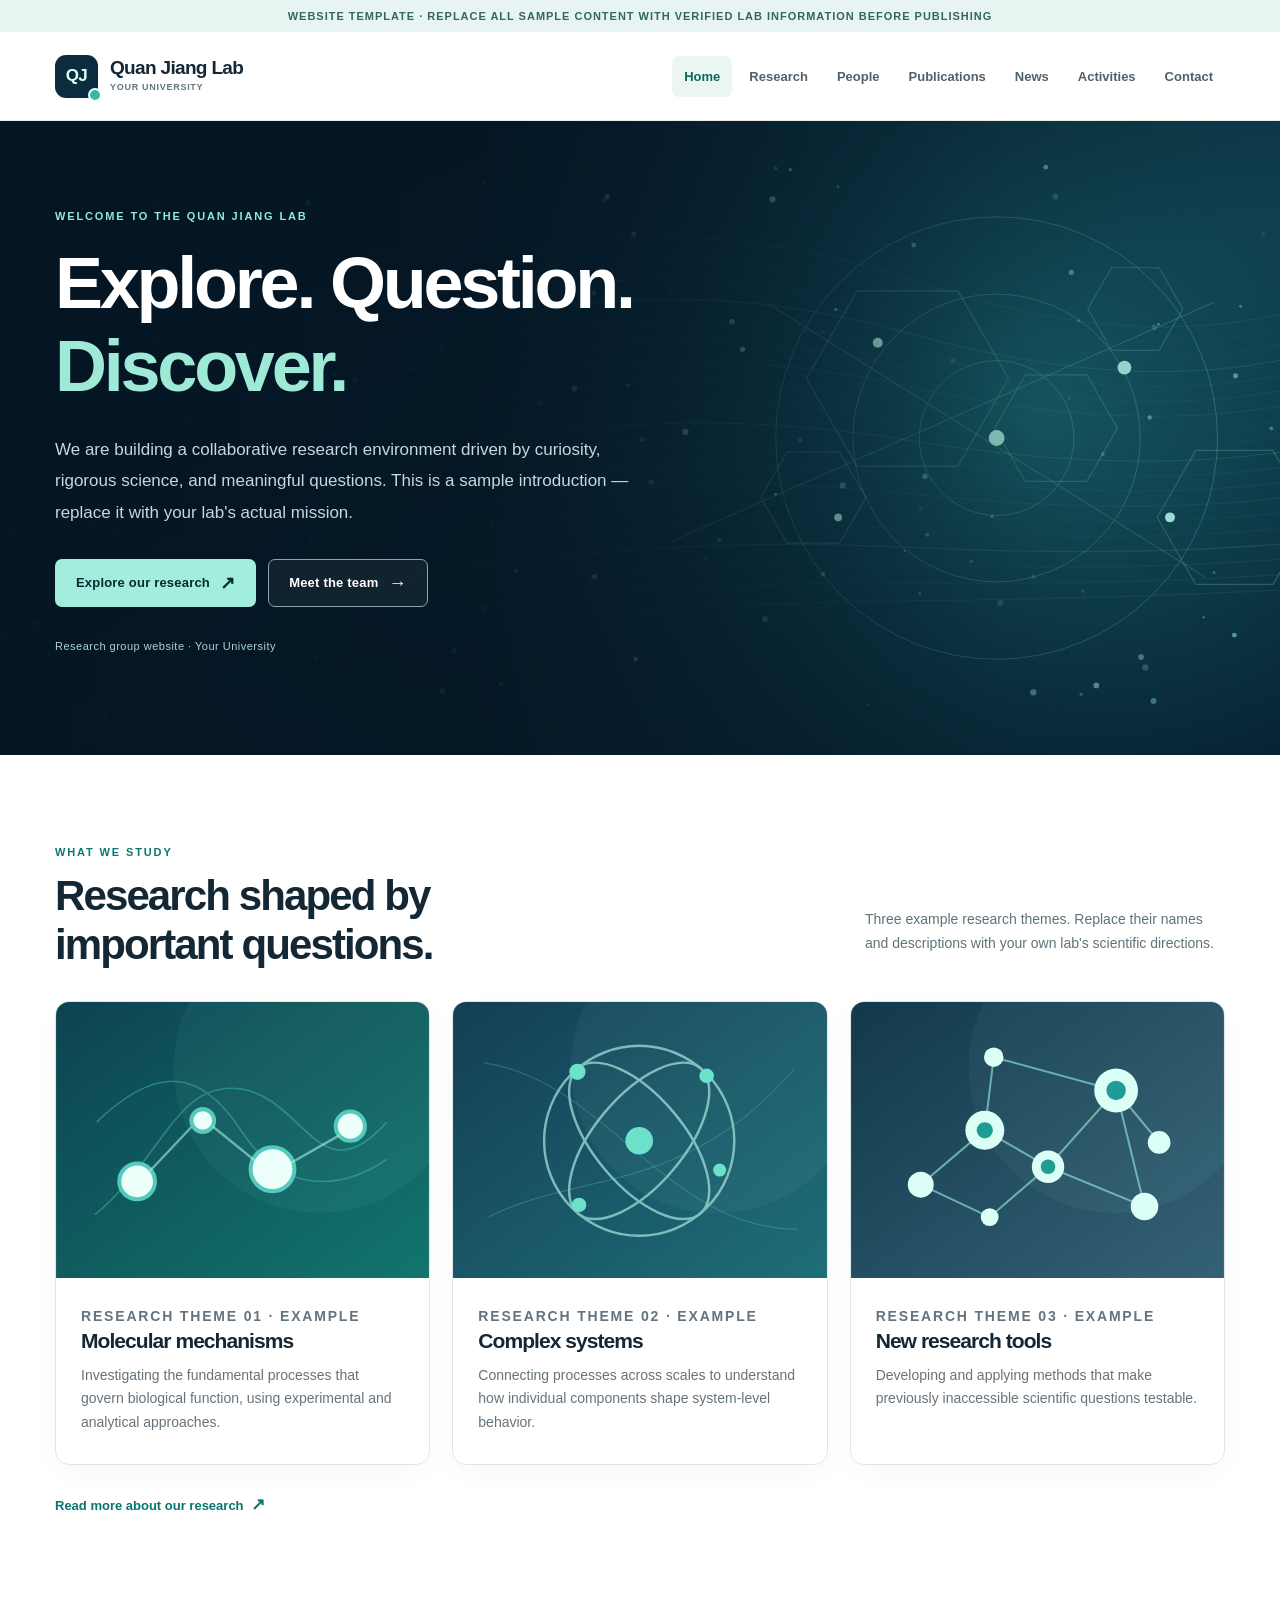
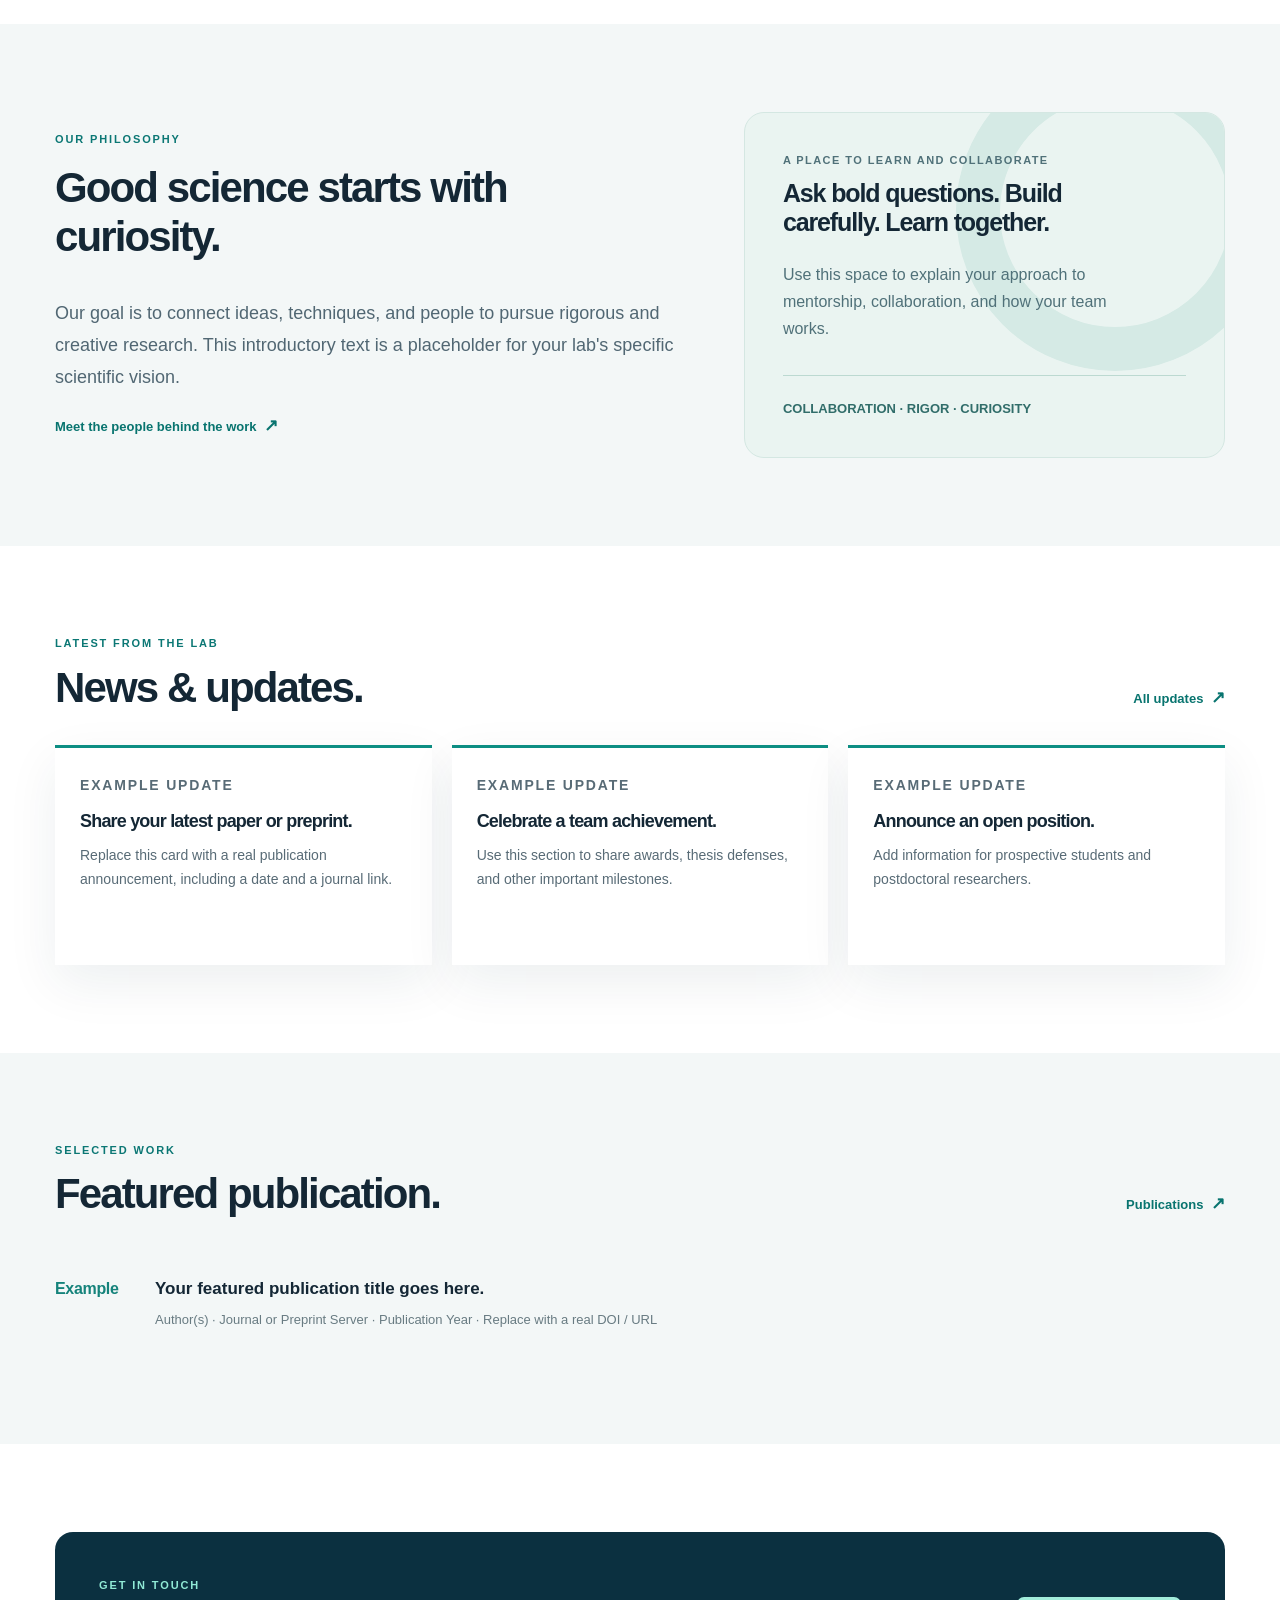
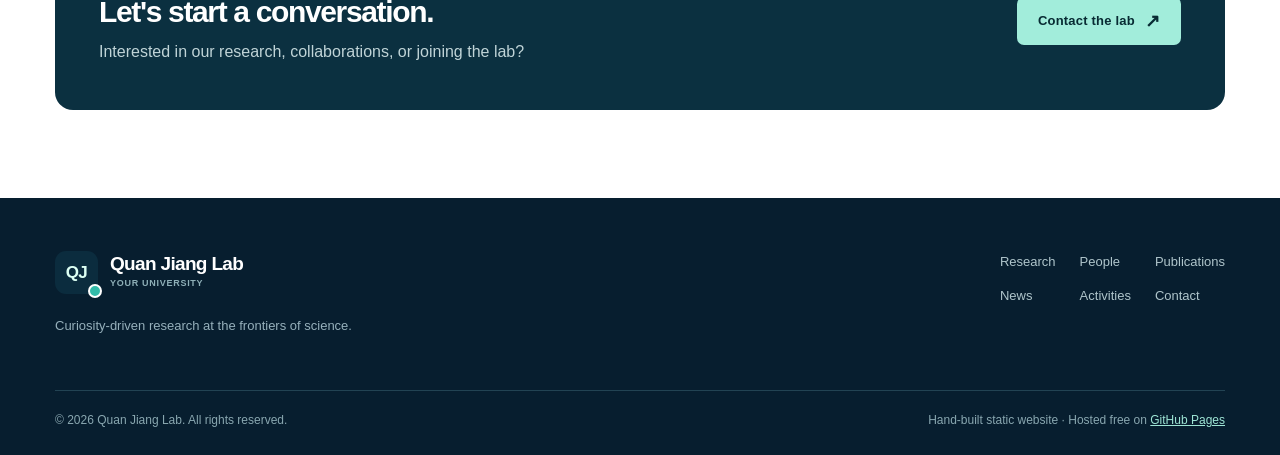
<file: index.html>
<!DOCTYPE html>
<html lang="en"><head><meta charset="UTF-8"><meta name="viewport" content="width=device-width, initial-scale=1.0"><meta name="description" content="Quan Jiang Lab — research group website, sample homepage."><meta name="theme-color" content="#071e30"><title>Home | Quan Jiang Lab</title><link rel="icon" href="favicon.svg" type="image/svg+xml"><link rel="stylesheet" href="styles.css"><script defer src="site-config.js"></script><script defer src="script.js"></script></head><body>
<a class="skip-link" href="#main">Skip to content</a>
<div class="demo-bar">Website template · Replace all sample content with verified lab information before publishing</div>
<header class="site-header"><div class="container header-inner">
<a class="brand" href="index.html" aria-label="Quan Jiang Lab home"><span class="brand-mark">QJ</span><span class="brand-text"><span class="brand-name" data-field="name">Quan Jiang Lab</span><span class="brand-institution" data-field="institution">Your University</span></span></a>
<button class="nav-toggle" type="button" aria-label="Toggle navigation" aria-expanded="false" aria-controls="primary-nav"><span></span><span></span><span></span></button>
<nav class="main-nav" id="primary-nav" aria-label="Main navigation"><a href="index.html" aria-current="page">Home</a>
<a href="research.html">Research</a>
<a href="people.html">People</a>
<a href="publications.html">Publications</a>
<a href="news.html">News</a>
<a href="activities.html">Activities</a>
<a href="contact.html">Contact</a></nav></div></header>
<main id="main">
<section class="hero"><div class="container hero-inner"><div class="hero-content"><p class="eyebrow light">Welcome to the Quan Jiang Lab</p><h1>Explore. Question.<br><em>Discover.</em></h1><p class="intro">We are building a collaborative research environment driven by curiosity, rigorous science, and meaningful questions. This is a sample introduction — replace it with your lab's actual mission.</p><div class="actions"><a class="button primary" href="research.html">Explore our research <span class="arrow">↗</span></a><a class="button ghost" href="people.html">Meet the team <span class="arrow">→</span></a></div><p class="hero-note">Research group website · <span data-field="institution">Your University</span></p></div></div></section>
<section class="section"><div class="container"><div class="section-head"><div><p class="eyebrow">What we study</p><h2>Research shaped by<br>important questions.</h2></div><p class="section-note">Three example research themes. Replace their names and descriptions with your own lab's scientific directions.</p></div>
<div class="research-grid">
<article class="research-card"><img src="assets/research-1.svg" alt="Abstract molecular interactions illustration"><div class="research-body"><p class="small-label">Research theme 01 · Example</p><h3>Molecular mechanisms</h3><p>Investigating the fundamental processes that govern biological function, using experimental and analytical approaches.</p></div></article>
<article class="research-card"><img src="assets/research-2.svg" alt="Abstract biological systems illustration"><div class="research-body"><p class="small-label">Research theme 02 · Example</p><h3>Complex systems</h3><p>Connecting processes across scales to understand how individual components shape system-level behavior.</p></div></article>
<article class="research-card"><img src="assets/research-3.svg" alt="Abstract scientific network illustration"><div class="research-body"><p class="small-label">Research theme 03 · Example</p><h3>New research tools</h3><p>Developing and applying methods that make previously inaccessible scientific questions testable.</p></div></article>
</div><p style="margin-top:26px"><a class="text-link" href="research.html">Read more about our research <span>↗</span></a></p></div></section>
<section class="section soft"><div class="container feature-grid"><div><p class="eyebrow">Our philosophy</p><h2>Good science starts with curiosity.</h2><p class="lead">Our goal is to connect ideas, techniques, and people to pursue rigorous and creative research. This introductory text is a placeholder for your lab's specific scientific vision.</p><a class="text-link" href="people.html">Meet the people behind the work <span>↗</span></a></div><div class="feature-panel"><p class="small-label">A place to learn and collaborate</p><h3>Ask bold questions. Build carefully. Learn together.</h3><p>Use this space to explain your approach to mentorship, collaboration, and how your team works.</p><div class="statline">COLLABORATION · RIGOR · CURIOSITY</div></div></div></section>
<section class="section"><div class="container"><div class="section-head"><div><p class="eyebrow">Latest from the lab</p><h2>News &amp; updates.</h2></div><a class="text-link" href="news.html">All updates <span>↗</span></a></div><div class="latest-grid"><article class="news-card"><p class="small-label">Example update</p><h3>Share your latest paper or preprint.</h3><p>Replace this card with a real publication announcement, including a date and a journal link.</p></article><article class="news-card"><p class="small-label">Example update</p><h3>Celebrate a team achievement.</h3><p>Use this section to share awards, thesis defenses, and other important milestones.</p></article><article class="news-card"><p class="small-label">Example update</p><h3>Announce an open position.</h3><p>Add information for prospective students and postdoctoral researchers.</p></article></div></div></section>
<section class="section soft"><div class="container"><div class="section-head"><div><p class="eyebrow">Selected work</p><h2>Featured publication.</h2></div><a class="text-link" href="publications.html">Publications <span>↗</span></a></div><div class="citation"><span class="citation-year">Example</span><div><p class="citation-title">Your featured publication title goes here.</p><p class="citation-meta">Author(s) · Journal or Preprint Server · Publication Year · Replace with a real DOI / URL</p></div></div></div></section>
<section class="section"><div class="container"><div class="callout"><div><p class="eyebrow light">Get in touch</p><h2>Let's start a conversation.</h2><p>Interested in our research, collaborations, or joining the lab?</p></div><a class="button primary" href="contact.html">Contact the lab <span class="arrow">↗</span></a></div></div></section>
</main>
<footer class="footer"><div class="container">
<div class="footer-inner"><div><a class="brand" href="index.html"><span class="brand-mark">QJ</span><span class="brand-text"><span class="brand-name" data-field="name">Quan Jiang Lab</span><span class="brand-institution" data-field="institution">Your University</span></span></a><p class="footer-desc" data-field="tagline">Curiosity-driven research at the frontiers of science.</p></div><nav class="footer-menu" aria-label="Footer navigation"><a href="research.html">Research</a>
<a href="people.html">People</a>
<a href="publications.html">Publications</a>
<a href="news.html">News</a>
<a href="activities.html">Activities</a>
<a href="contact.html">Contact</a></nav></div>
<div class="footer-bottom"><span>© <span data-year>2026</span> <span data-field="name">Quan Jiang Lab</span>. All rights reserved.</span><span>Hand-built static website · Hosted free on <a href="https://pages.github.com/" target="_blank" rel="noopener noreferrer">GitHub Pages</a></span></div></div></footer>
</body></html>
</file>
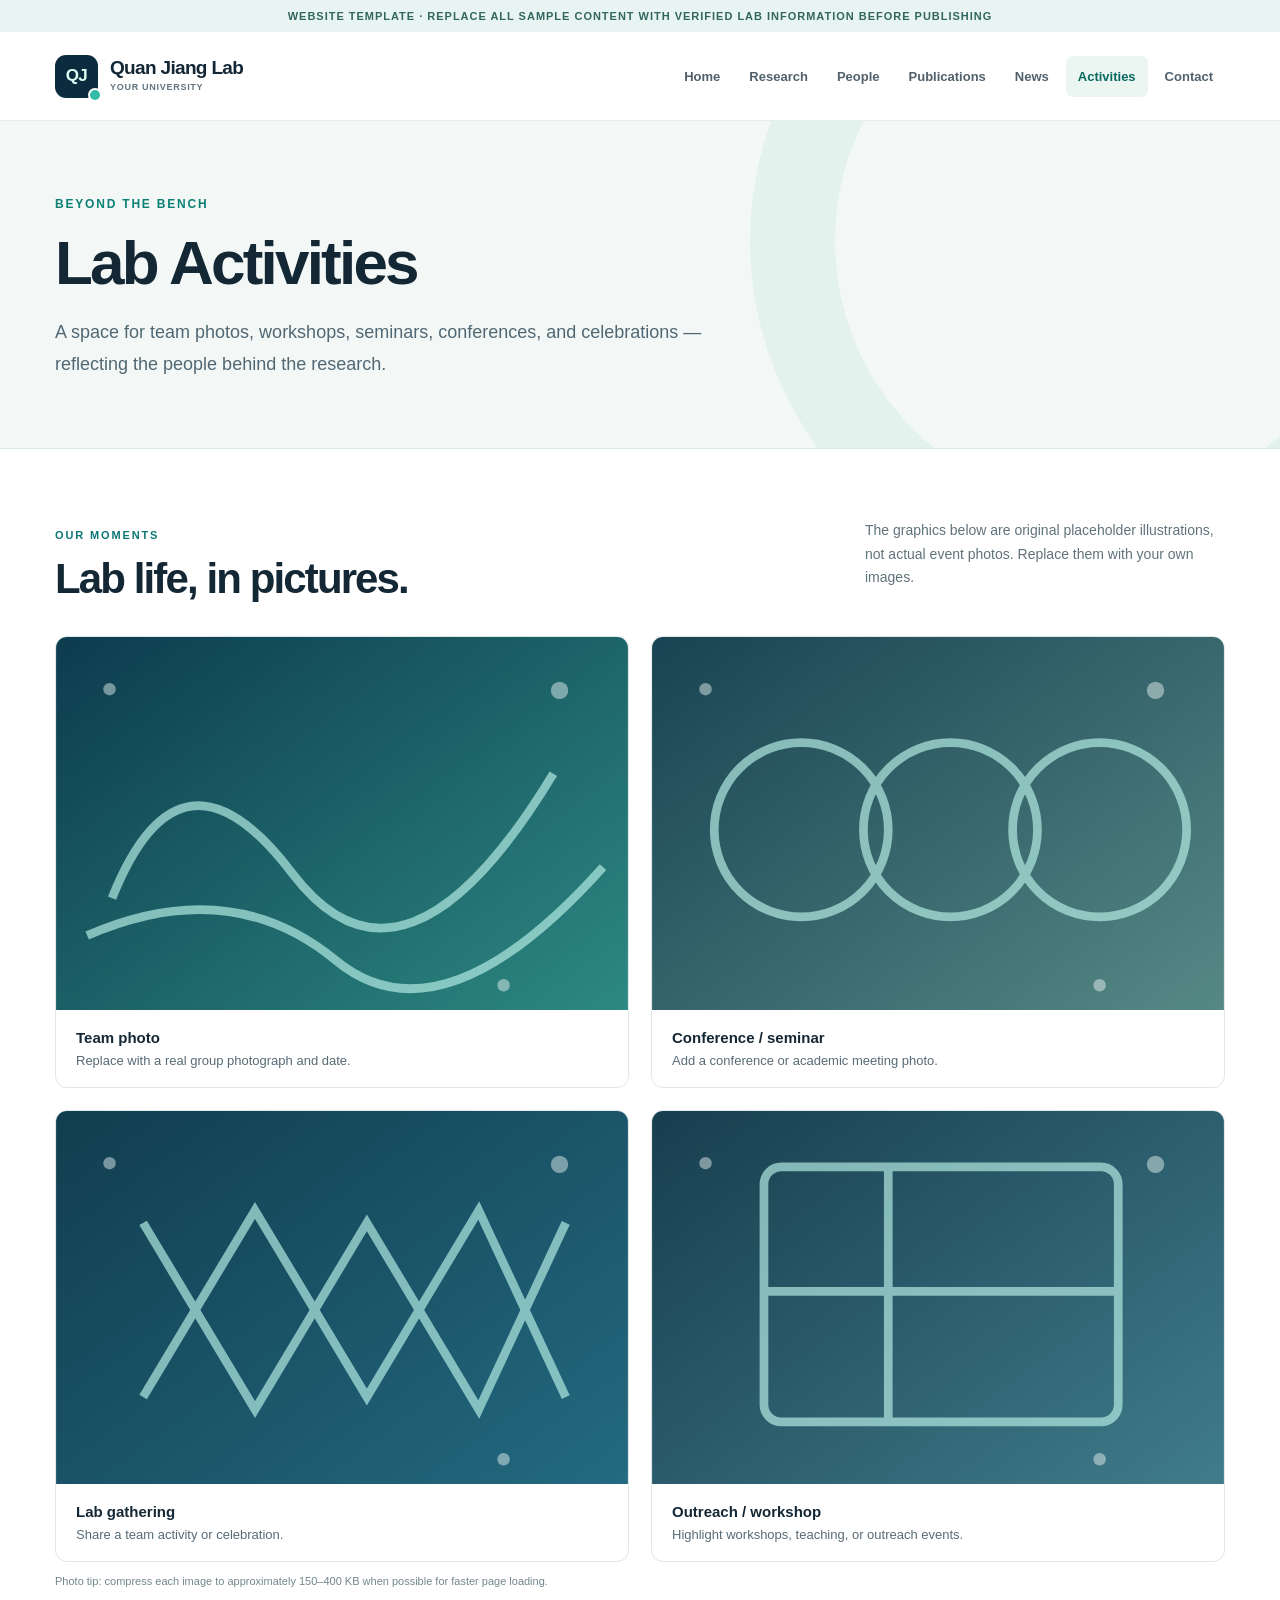
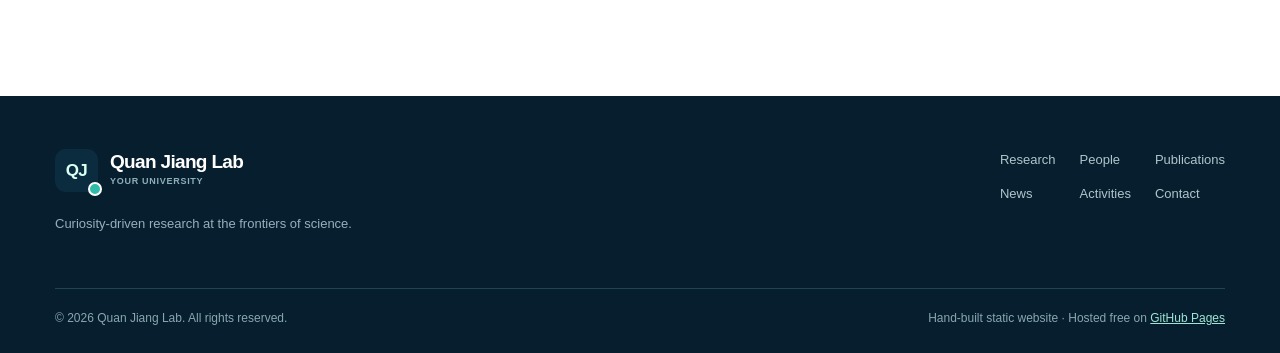
<file: activities.html>
<!DOCTYPE html>
<html lang="en"><head><meta charset="UTF-8"><meta name="viewport" content="width=device-width, initial-scale=1.0"><meta name="description" content="Lab events and activities — sample image gallery."><meta name="theme-color" content="#071e30"><title>Activities | Quan Jiang Lab</title><link rel="icon" href="favicon.svg" type="image/svg+xml"><link rel="stylesheet" href="styles.css"><script defer src="site-config.js"></script><script defer src="script.js"></script></head><body>
<a class="skip-link" href="#main">Skip to content</a>
<div class="demo-bar">Website template · Replace all sample content with verified lab information before publishing</div>
<header class="site-header"><div class="container header-inner">
<a class="brand" href="index.html" aria-label="Quan Jiang Lab home"><span class="brand-mark">QJ</span><span class="brand-text"><span class="brand-name" data-field="name">Quan Jiang Lab</span><span class="brand-institution" data-field="institution">Your University</span></span></a>
<button class="nav-toggle" type="button" aria-label="Toggle navigation" aria-expanded="false" aria-controls="primary-nav"><span></span><span></span><span></span></button>
<nav class="main-nav" id="primary-nav" aria-label="Main navigation"><a href="index.html">Home</a>
<a href="research.html">Research</a>
<a href="people.html">People</a>
<a href="publications.html">Publications</a>
<a href="news.html">News</a>
<a href="activities.html" aria-current="page">Activities</a>
<a href="contact.html">Contact</a></nav></div></header>
<main id="main"><section class="page-hero"><div class="container"><p class="page-eyebrow">Beyond the bench</p><h1>Lab Activities</h1><p class="lead">A space for team photos, workshops, seminars, conferences, and celebrations — reflecting the people behind the research.</p></div></section>
<div class="container page-content"><div class="section-head"><div><p class="eyebrow">Our moments</p><h2>Lab life, in pictures.</h2></div><p class="section-note">The graphics below are original placeholder illustrations, not actual event photos. Replace them with your own images.</p></div><div class="gallery-grid"><figure class="gallery-item" style="margin:0"><img src="assets/activity-1.svg" alt="Illustration placeholder for team photo"><figcaption class="gallery-caption"><strong>Team photo</strong>Replace with a real group photograph and date.</figcaption></figure><figure class="gallery-item" style="margin:0"><img src="assets/activity-2.svg" alt="Illustration placeholder for conference photo"><figcaption class="gallery-caption"><strong>Conference / seminar</strong>Add a conference or academic meeting photo.</figcaption></figure><figure class="gallery-item" style="margin:0"><img src="assets/activity-3.svg" alt="Illustration placeholder for lab event"><figcaption class="gallery-caption"><strong>Lab gathering</strong>Share a team activity or celebration.</figcaption></figure><figure class="gallery-item" style="margin:0"><img src="assets/activity-4.svg" alt="Illustration placeholder for outreach event"><figcaption class="gallery-caption"><strong>Outreach / workshop</strong>Highlight workshops, teaching, or outreach events.</figcaption></figure></div><p class="placeholder-note">Photo tip: compress each image to approximately 150–400 KB when possible for faster page loading.</p></div></main>
<footer class="footer"><div class="container">
<div class="footer-inner"><div><a class="brand" href="index.html"><span class="brand-mark">QJ</span><span class="brand-text"><span class="brand-name" data-field="name">Quan Jiang Lab</span><span class="brand-institution" data-field="institution">Your University</span></span></a><p class="footer-desc" data-field="tagline">Curiosity-driven research at the frontiers of science.</p></div><nav class="footer-menu" aria-label="Footer navigation"><a href="research.html">Research</a>
<a href="people.html">People</a>
<a href="publications.html">Publications</a>
<a href="news.html">News</a>
<a href="activities.html">Activities</a>
<a href="contact.html">Contact</a></nav></div>
<div class="footer-bottom"><span>© <span data-year>2026</span> <span data-field="name">Quan Jiang Lab</span>. All rights reserved.</span><span>Hand-built static website · Hosted free on <a href="https://pages.github.com/" target="_blank" rel="noopener noreferrer">GitHub Pages</a></span></div></div></footer>
</body></html>
</file>
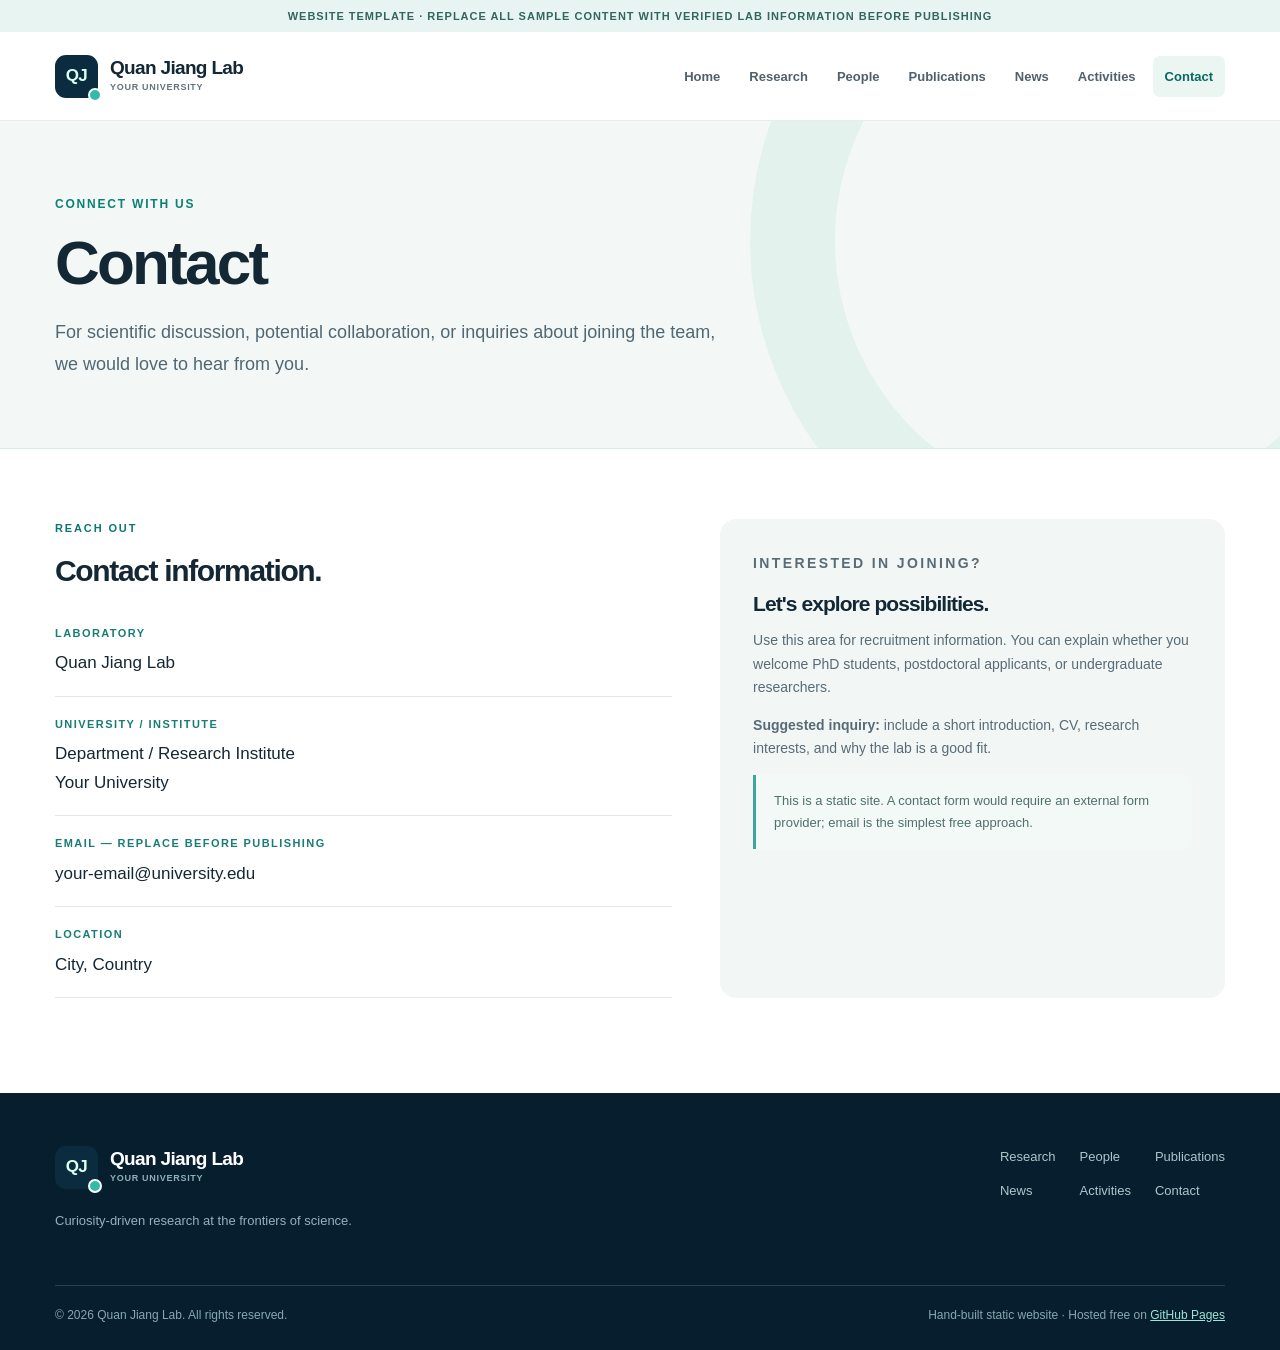
<file: contact.html>
<!DOCTYPE html>
<html lang="en"><head><meta charset="UTF-8"><meta name="viewport" content="width=device-width, initial-scale=1.0"><meta name="description" content="Contact Quan Jiang Lab — template contact information."><meta name="theme-color" content="#071e30"><title>Contact | Quan Jiang Lab</title><link rel="icon" href="favicon.svg" type="image/svg+xml"><link rel="stylesheet" href="styles.css"><script defer src="site-config.js"></script><script defer src="script.js"></script></head><body>
<a class="skip-link" href="#main">Skip to content</a>
<div class="demo-bar">Website template · Replace all sample content with verified lab information before publishing</div>
<header class="site-header"><div class="container header-inner">
<a class="brand" href="index.html" aria-label="Quan Jiang Lab home"><span class="brand-mark">QJ</span><span class="brand-text"><span class="brand-name" data-field="name">Quan Jiang Lab</span><span class="brand-institution" data-field="institution">Your University</span></span></a>
<button class="nav-toggle" type="button" aria-label="Toggle navigation" aria-expanded="false" aria-controls="primary-nav"><span></span><span></span><span></span></button>
<nav class="main-nav" id="primary-nav" aria-label="Main navigation"><a href="index.html">Home</a>
<a href="research.html">Research</a>
<a href="people.html">People</a>
<a href="publications.html">Publications</a>
<a href="news.html">News</a>
<a href="activities.html">Activities</a>
<a href="contact.html" aria-current="page">Contact</a></nav></div></header>
<main id="main"><section class="page-hero"><div class="container"><p class="page-eyebrow">Connect with us</p><h1>Contact</h1><p class="lead">For scientific discussion, potential collaboration, or inquiries about joining the team, we would love to hear from you.</p></div></section>
<div class="container page-content"><div class="contact-grid"><section><p class="eyebrow">Reach out</p><h2 class="section-subtitle">Contact information.</h2><div class="contact-line"><strong>Laboratory</strong><p data-field="name">Quan Jiang Lab</p></div><div class="contact-line"><strong>University / Institute</strong><p><span data-field="department">Department / Research Institute</span><br><span data-field="institution">Your University</span></p></div><div class="contact-line"><strong>Email — replace before publishing</strong><p data-field="email">your-email@university.edu</p></div><div class="contact-line"><strong>Location</strong><p data-field="location">City, Country</p></div></section><aside class="contact-aside"><p class="eyebrow">Interested in joining?</p><h3>Let's explore possibilities.</h3><p>Use this area for recruitment information. You can explain whether you welcome PhD students, postdoctoral applicants, or undergraduate researchers.</p><p><strong>Suggested inquiry:</strong> include a short introduction, CV, research interests, and why the lab is a good fit.</p><div class="info-note">This is a static site. A contact form would require an external form provider; email is the simplest free approach.</div></aside></div></div></main>
<footer class="footer"><div class="container">
<div class="footer-inner"><div><a class="brand" href="index.html"><span class="brand-mark">QJ</span><span class="brand-text"><span class="brand-name" data-field="name">Quan Jiang Lab</span><span class="brand-institution" data-field="institution">Your University</span></span></a><p class="footer-desc" data-field="tagline">Curiosity-driven research at the frontiers of science.</p></div><nav class="footer-menu" aria-label="Footer navigation"><a href="research.html">Research</a>
<a href="people.html">People</a>
<a href="publications.html">Publications</a>
<a href="news.html">News</a>
<a href="activities.html">Activities</a>
<a href="contact.html">Contact</a></nav></div>
<div class="footer-bottom"><span>© <span data-year>2026</span> <span data-field="name">Quan Jiang Lab</span>. All rights reserved.</span><span>Hand-built static website · Hosted free on <a href="https://pages.github.com/" target="_blank" rel="noopener noreferrer">GitHub Pages</a></span></div></div></footer>
</body></html>
</file>
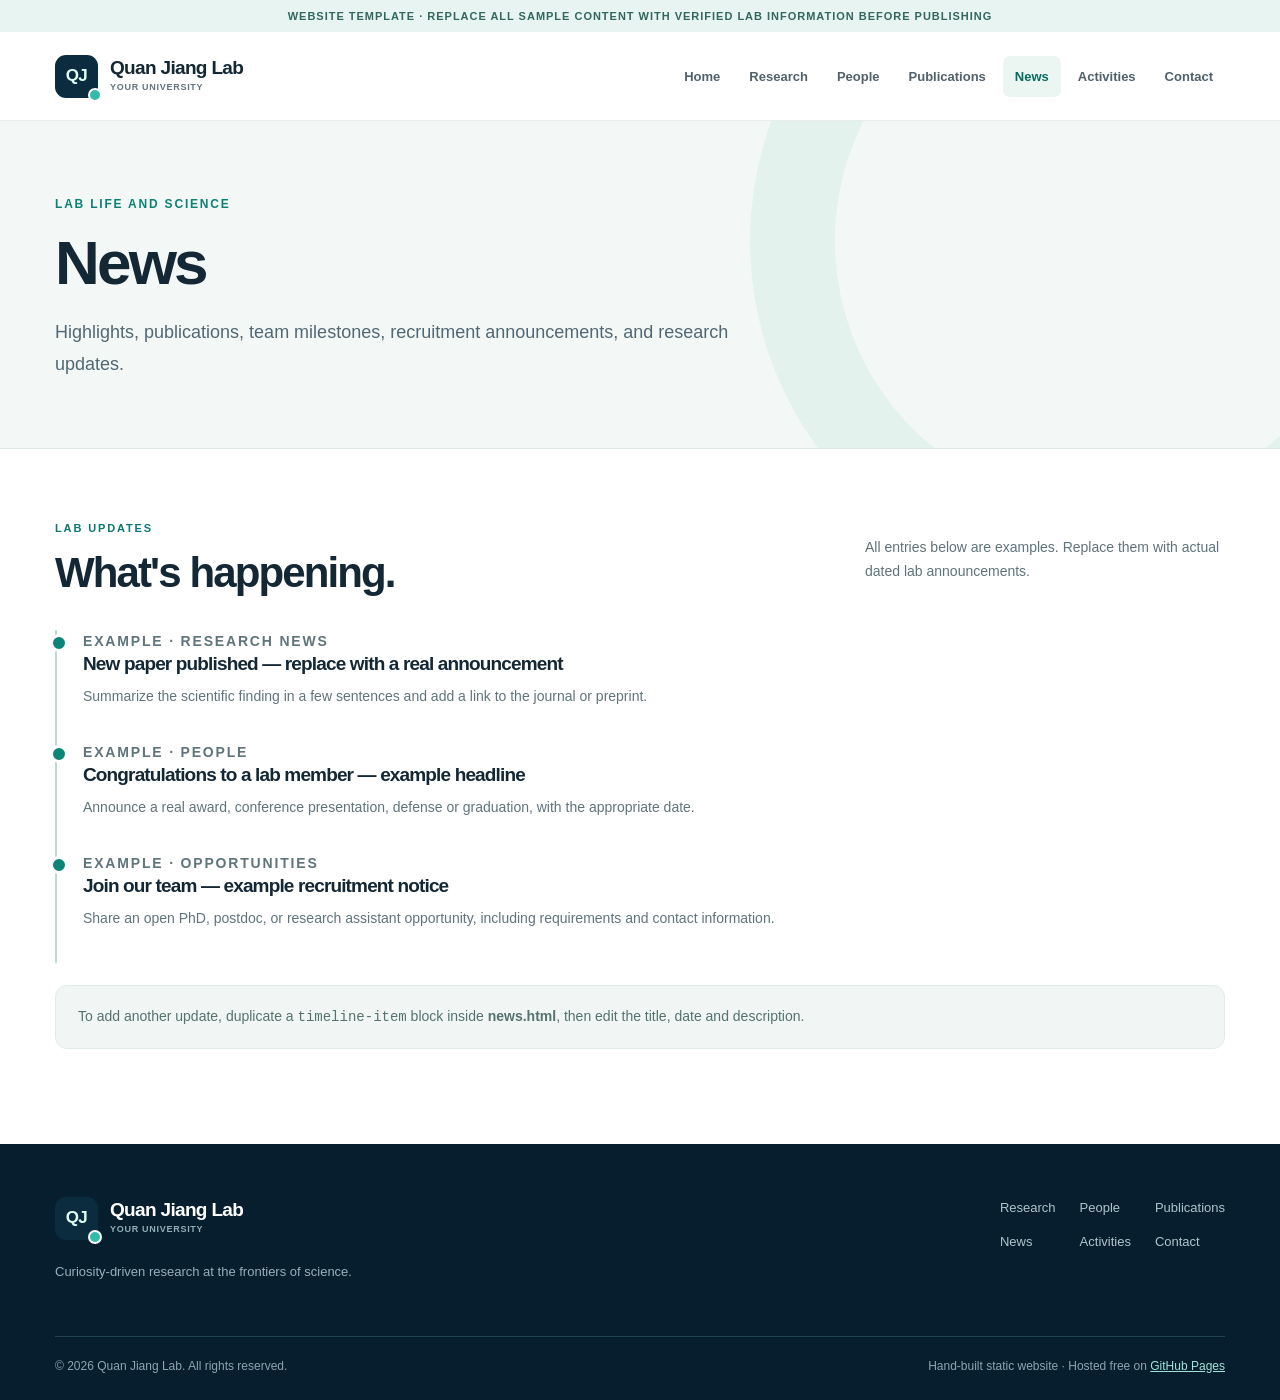
<file: news.html>
<!DOCTYPE html>
<html lang="en"><head><meta charset="UTF-8"><meta name="viewport" content="width=device-width, initial-scale=1.0"><meta name="description" content="News and updates — editable sample page."><meta name="theme-color" content="#071e30"><title>News | Quan Jiang Lab</title><link rel="icon" href="favicon.svg" type="image/svg+xml"><link rel="stylesheet" href="styles.css"><script defer src="site-config.js"></script><script defer src="script.js"></script></head><body>
<a class="skip-link" href="#main">Skip to content</a>
<div class="demo-bar">Website template · Replace all sample content with verified lab information before publishing</div>
<header class="site-header"><div class="container header-inner">
<a class="brand" href="index.html" aria-label="Quan Jiang Lab home"><span class="brand-mark">QJ</span><span class="brand-text"><span class="brand-name" data-field="name">Quan Jiang Lab</span><span class="brand-institution" data-field="institution">Your University</span></span></a>
<button class="nav-toggle" type="button" aria-label="Toggle navigation" aria-expanded="false" aria-controls="primary-nav"><span></span><span></span><span></span></button>
<nav class="main-nav" id="primary-nav" aria-label="Main navigation"><a href="index.html">Home</a>
<a href="research.html">Research</a>
<a href="people.html">People</a>
<a href="publications.html">Publications</a>
<a href="news.html" aria-current="page">News</a>
<a href="activities.html">Activities</a>
<a href="contact.html">Contact</a></nav></div></header>
<main id="main"><section class="page-hero"><div class="container"><p class="page-eyebrow">Lab life and science</p><h1>News</h1><p class="lead">Highlights, publications, team milestones, recruitment announcements, and research updates.</p></div></section>
<div class="container page-content"><div class="section-head"><div><p class="eyebrow">Lab updates</p><h2>What's happening.</h2></div><p class="section-note">All entries below are examples. Replace them with actual dated lab announcements.</p></div><div class="timeline-item"><p class="small-label">Example · Research news</p><h3>New paper published — replace with a real announcement</h3><p>Summarize the scientific finding in a few sentences and add a link to the journal or preprint.</p></div><div class="timeline-item"><p class="small-label">Example · People</p><h3>Congratulations to a lab member — example headline</h3><p>Announce a real award, conference presentation, defense or graduation, with the appropriate date.</p></div><div class="timeline-item"><p class="small-label">Example · Opportunities</p><h3>Join our team — example recruitment notice</h3><p>Share an open PhD, postdoc, or research assistant opportunity, including requirements and contact information.</p></div><div class="note-box" style="margin-top:22px">To add another update, duplicate a <code>timeline-item</code> block inside <strong>news.html</strong>, then edit the title, date and description.</div></div></main>
<footer class="footer"><div class="container">
<div class="footer-inner"><div><a class="brand" href="index.html"><span class="brand-mark">QJ</span><span class="brand-text"><span class="brand-name" data-field="name">Quan Jiang Lab</span><span class="brand-institution" data-field="institution">Your University</span></span></a><p class="footer-desc" data-field="tagline">Curiosity-driven research at the frontiers of science.</p></div><nav class="footer-menu" aria-label="Footer navigation"><a href="research.html">Research</a>
<a href="people.html">People</a>
<a href="publications.html">Publications</a>
<a href="news.html">News</a>
<a href="activities.html">Activities</a>
<a href="contact.html">Contact</a></nav></div>
<div class="footer-bottom"><span>© <span data-year>2026</span> <span data-field="name">Quan Jiang Lab</span>. All rights reserved.</span><span>Hand-built static website · Hosted free on <a href="https://pages.github.com/" target="_blank" rel="noopener noreferrer">GitHub Pages</a></span></div></div></footer>
</body></html>
</file>
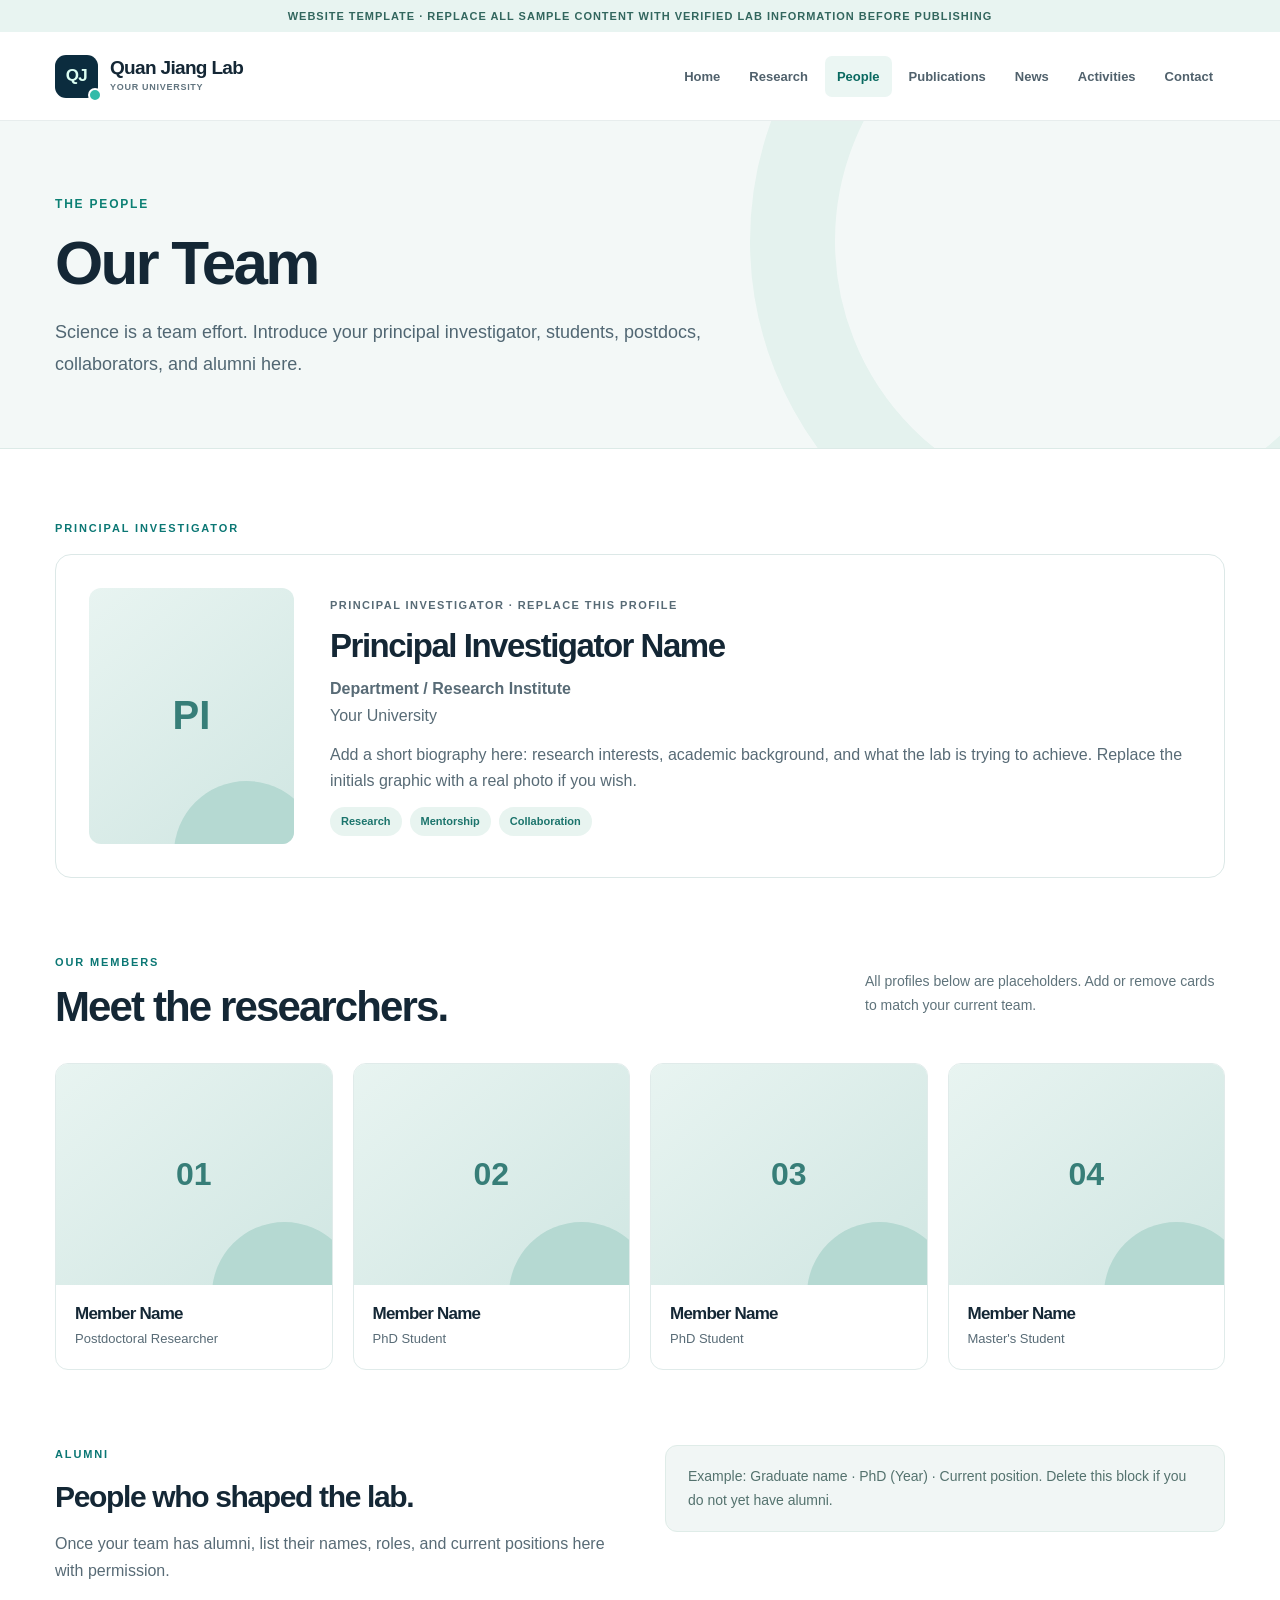
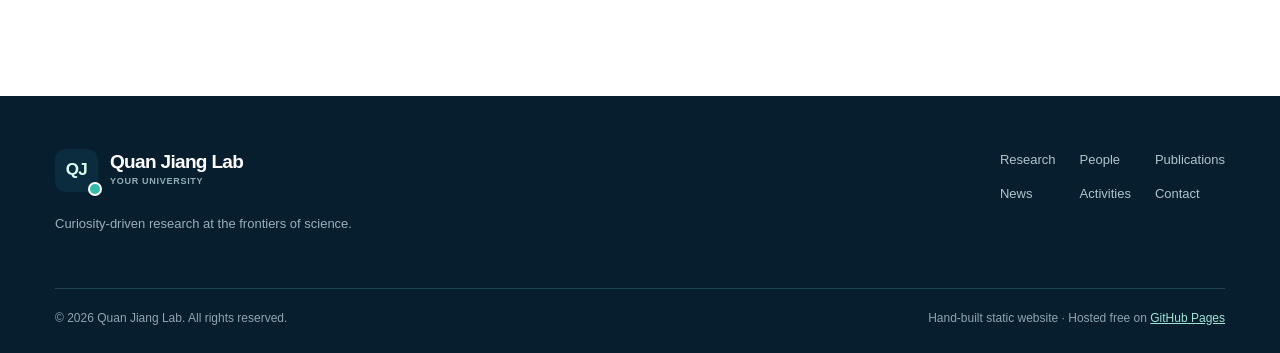
<file: people.html>
<!DOCTYPE html>
<html lang="en"><head><meta charset="UTF-8"><meta name="viewport" content="width=device-width, initial-scale=1.0"><meta name="description" content="People and lab members — sample profile page."><meta name="theme-color" content="#071e30"><title>People | Quan Jiang Lab</title><link rel="icon" href="favicon.svg" type="image/svg+xml"><link rel="stylesheet" href="styles.css"><script defer src="site-config.js"></script><script defer src="script.js"></script></head><body>
<a class="skip-link" href="#main">Skip to content</a>
<div class="demo-bar">Website template · Replace all sample content with verified lab information before publishing</div>
<header class="site-header"><div class="container header-inner">
<a class="brand" href="index.html" aria-label="Quan Jiang Lab home"><span class="brand-mark">QJ</span><span class="brand-text"><span class="brand-name" data-field="name">Quan Jiang Lab</span><span class="brand-institution" data-field="institution">Your University</span></span></a>
<button class="nav-toggle" type="button" aria-label="Toggle navigation" aria-expanded="false" aria-controls="primary-nav"><span></span><span></span><span></span></button>
<nav class="main-nav" id="primary-nav" aria-label="Main navigation"><a href="index.html">Home</a>
<a href="research.html">Research</a>
<a href="people.html" aria-current="page">People</a>
<a href="publications.html">Publications</a>
<a href="news.html">News</a>
<a href="activities.html">Activities</a>
<a href="contact.html">Contact</a></nav></div></header>
<main id="main"><section class="page-hero"><div class="container"><p class="page-eyebrow">The people</p><h1>Our Team</h1><p class="lead">Science is a team effort. Introduce your principal investigator, students, postdocs, collaborators, and alumni here.</p></div></section>
<div class="container page-content"><section class="section-block"><p class="eyebrow">Principal investigator</p><div class="people-top"><div class="portrait" role="img" aria-label="Placeholder portrait with initials PI"><span>PI</span></div><div><p class="small-label">Principal investigator · Replace this profile</p><h2>Principal Investigator Name</h2><p><strong data-field="department">Department / Research Institute</strong><br><span data-field="institution">Your University</span></p><p>Add a short biography here: research interests, academic background, and what the lab is trying to achieve. Replace the initials graphic with a real photo if you wish.</p><div class="tags"><span class="tag">Research</span><span class="tag">Mentorship</span><span class="tag">Collaboration</span></div></div></div></section>
<section class="section-block"><div class="section-head"><div><p class="eyebrow">Our members</p><h2>Meet the researchers.</h2></div><p class="section-note">All profiles below are placeholders. Add or remove cards to match your current team.</p></div><div class="people-grid"><article class="person-card"><div class="portrait"><span>01</span></div><div class="person-copy"><h3>Member Name</h3><p>Postdoctoral Researcher</p></div></article><article class="person-card"><div class="portrait"><span>02</span></div><div class="person-copy"><h3>Member Name</h3><p>PhD Student</p></div></article><article class="person-card"><div class="portrait"><span>03</span></div><div class="person-copy"><h3>Member Name</h3><p>PhD Student</p></div></article><article class="person-card"><div class="portrait"><span>04</span></div><div class="person-copy"><h3>Member Name</h3><p>Master's Student</p></div></article></div></section>
<section class="section-block"><div class="split"><div><p class="eyebrow">Alumni</p><h2 class="section-subtitle">People who shaped the lab.</h2><p class="muted">Once your team has alumni, list their names, roles, and current positions here with permission.</p></div><div class="note-box">Example: Graduate name · PhD (Year) · Current position. Delete this block if you do not yet have alumni.</div></div></section></div></main>
<footer class="footer"><div class="container">
<div class="footer-inner"><div><a class="brand" href="index.html"><span class="brand-mark">QJ</span><span class="brand-text"><span class="brand-name" data-field="name">Quan Jiang Lab</span><span class="brand-institution" data-field="institution">Your University</span></span></a><p class="footer-desc" data-field="tagline">Curiosity-driven research at the frontiers of science.</p></div><nav class="footer-menu" aria-label="Footer navigation"><a href="research.html">Research</a>
<a href="people.html">People</a>
<a href="publications.html">Publications</a>
<a href="news.html">News</a>
<a href="activities.html">Activities</a>
<a href="contact.html">Contact</a></nav></div>
<div class="footer-bottom"><span>© <span data-year>2026</span> <span data-field="name">Quan Jiang Lab</span>. All rights reserved.</span><span>Hand-built static website · Hosted free on <a href="https://pages.github.com/" target="_blank" rel="noopener noreferrer">GitHub Pages</a></span></div></div></footer>
</body></html>
</file>
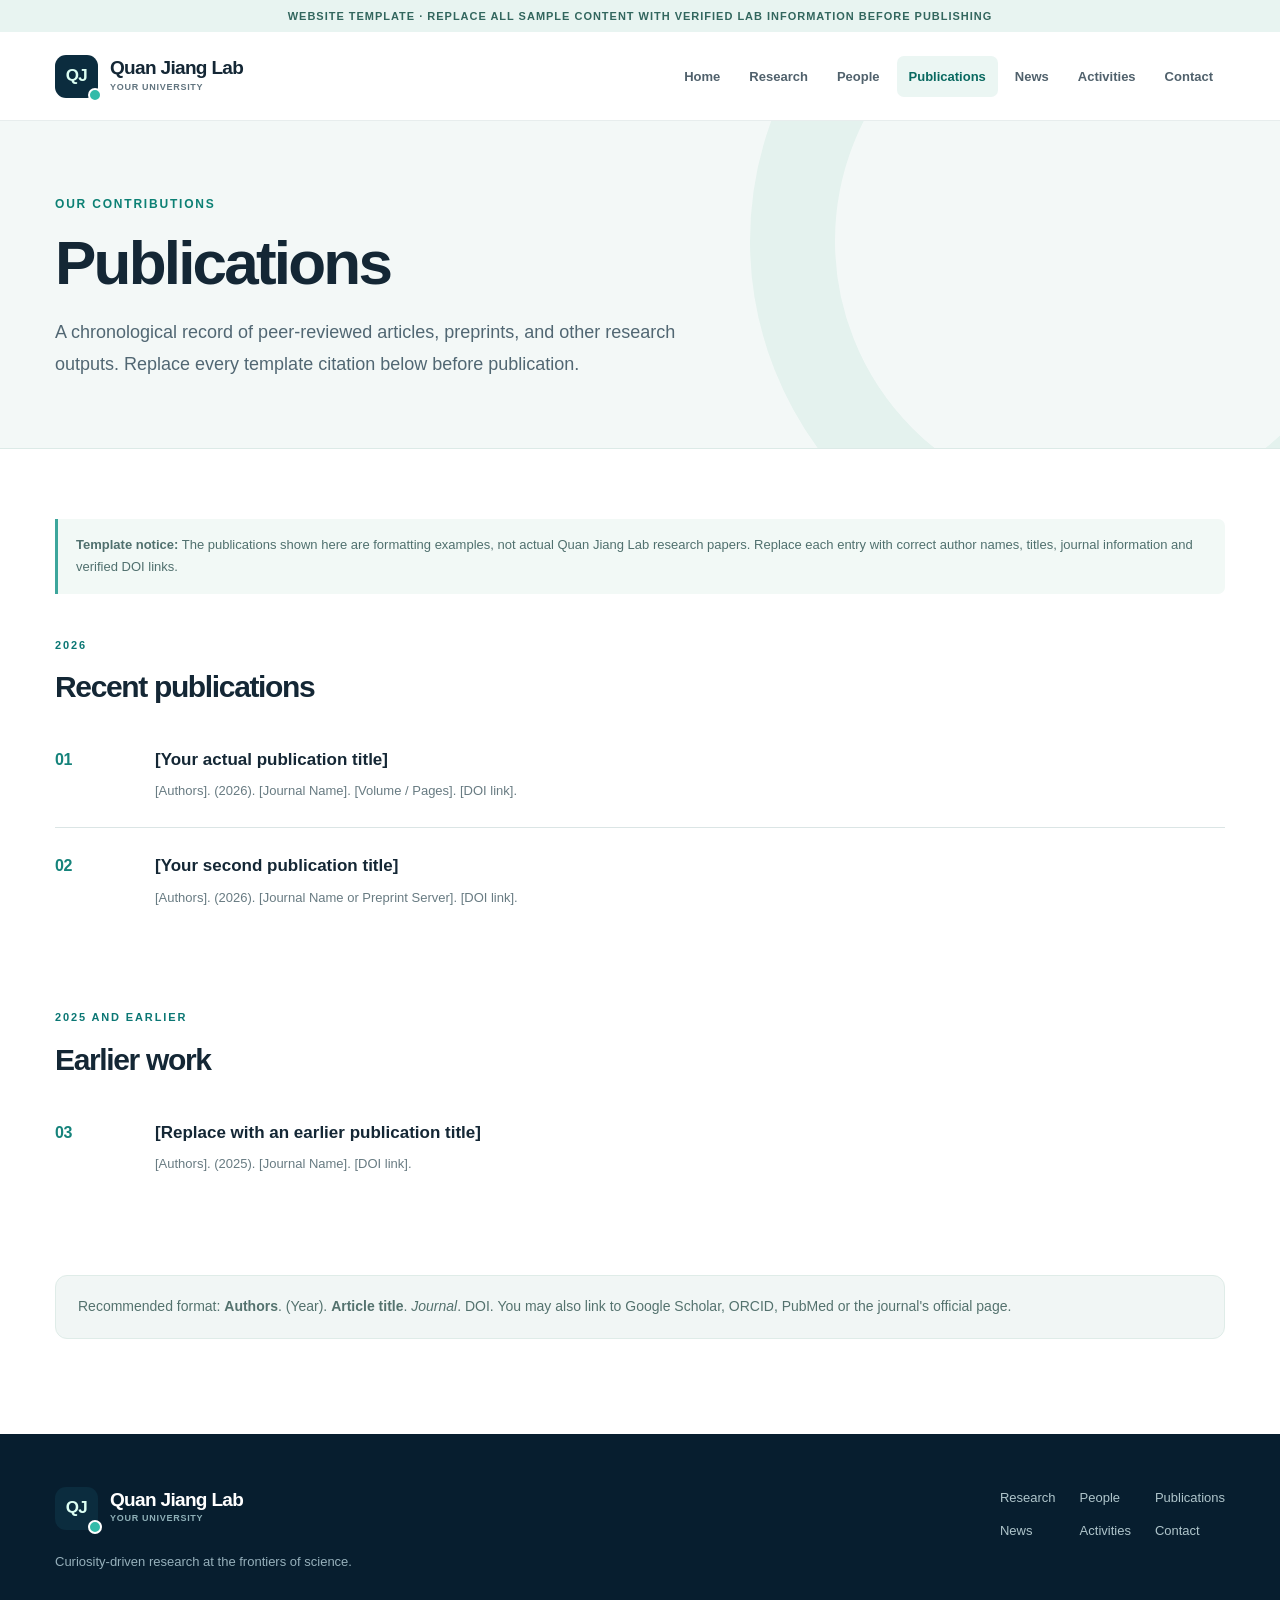
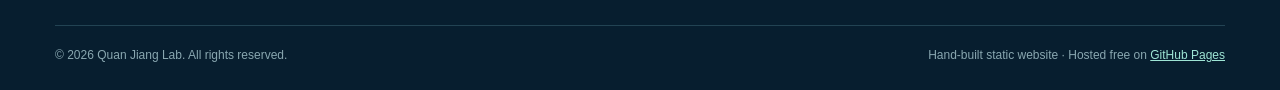
<file: publications.html>
<!DOCTYPE html>
<html lang="en"><head><meta charset="UTF-8"><meta name="viewport" content="width=device-width, initial-scale=1.0"><meta name="description" content="Sample publications listing, ready to customize."><meta name="theme-color" content="#071e30"><title>Publications | Quan Jiang Lab</title><link rel="icon" href="favicon.svg" type="image/svg+xml"><link rel="stylesheet" href="styles.css"><script defer src="site-config.js"></script><script defer src="script.js"></script></head><body>
<a class="skip-link" href="#main">Skip to content</a>
<div class="demo-bar">Website template · Replace all sample content with verified lab information before publishing</div>
<header class="site-header"><div class="container header-inner">
<a class="brand" href="index.html" aria-label="Quan Jiang Lab home"><span class="brand-mark">QJ</span><span class="brand-text"><span class="brand-name" data-field="name">Quan Jiang Lab</span><span class="brand-institution" data-field="institution">Your University</span></span></a>
<button class="nav-toggle" type="button" aria-label="Toggle navigation" aria-expanded="false" aria-controls="primary-nav"><span></span><span></span><span></span></button>
<nav class="main-nav" id="primary-nav" aria-label="Main navigation"><a href="index.html">Home</a>
<a href="research.html">Research</a>
<a href="people.html">People</a>
<a href="publications.html" aria-current="page">Publications</a>
<a href="news.html">News</a>
<a href="activities.html">Activities</a>
<a href="contact.html">Contact</a></nav></div></header>
<main id="main"><section class="page-hero"><div class="container"><p class="page-eyebrow">Our contributions</p><h1>Publications</h1><p class="lead">A chronological record of peer-reviewed articles, preprints, and other research outputs. Replace every template citation below before publication.</p></div></section>
<div class="container page-content"><div class="info-note" style="margin-bottom:42px"><strong>Template notice:</strong> The publications shown here are formatting examples, not actual Quan Jiang Lab research papers. Replace each entry with correct author names, titles, journal information and verified DOI links.</div>
<section class="section-block"><p class="eyebrow">2026</p><h2 class="section-subtitle">Recent publications</h2><div class="citation"><span class="citation-year">01</span><div><p class="citation-title">[Your actual publication title]</p><p class="citation-meta">[Authors]. (2026). [Journal Name]. [Volume / Pages]. [DOI link].</p></div></div><div class="citation"><span class="citation-year">02</span><div><p class="citation-title">[Your second publication title]</p><p class="citation-meta">[Authors]. (2026). [Journal Name or Preprint Server]. [DOI link].</p></div></div></section>
<section class="section-block"><p class="eyebrow">2025 and earlier</p><h2 class="section-subtitle">Earlier work</h2><div class="citation"><span class="citation-year">03</span><div><p class="citation-title">[Replace with an earlier publication title]</p><p class="citation-meta">[Authors]. (2025). [Journal Name]. [DOI link].</p></div></div></section>
<section class="section-block"><div class="note-box">Recommended format: <strong>Authors</strong>. (Year). <strong>Article title</strong>. <em>Journal</em>. DOI. You may also link to Google Scholar, ORCID, PubMed or the journal's official page.</div></section></div></main>
<footer class="footer"><div class="container">
<div class="footer-inner"><div><a class="brand" href="index.html"><span class="brand-mark">QJ</span><span class="brand-text"><span class="brand-name" data-field="name">Quan Jiang Lab</span><span class="brand-institution" data-field="institution">Your University</span></span></a><p class="footer-desc" data-field="tagline">Curiosity-driven research at the frontiers of science.</p></div><nav class="footer-menu" aria-label="Footer navigation"><a href="research.html">Research</a>
<a href="people.html">People</a>
<a href="publications.html">Publications</a>
<a href="news.html">News</a>
<a href="activities.html">Activities</a>
<a href="contact.html">Contact</a></nav></div>
<div class="footer-bottom"><span>© <span data-year>2026</span> <span data-field="name">Quan Jiang Lab</span>. All rights reserved.</span><span>Hand-built static website · Hosted free on <a href="https://pages.github.com/" target="_blank" rel="noopener noreferrer">GitHub Pages</a></span></div></div></footer>
</body></html>
</file>
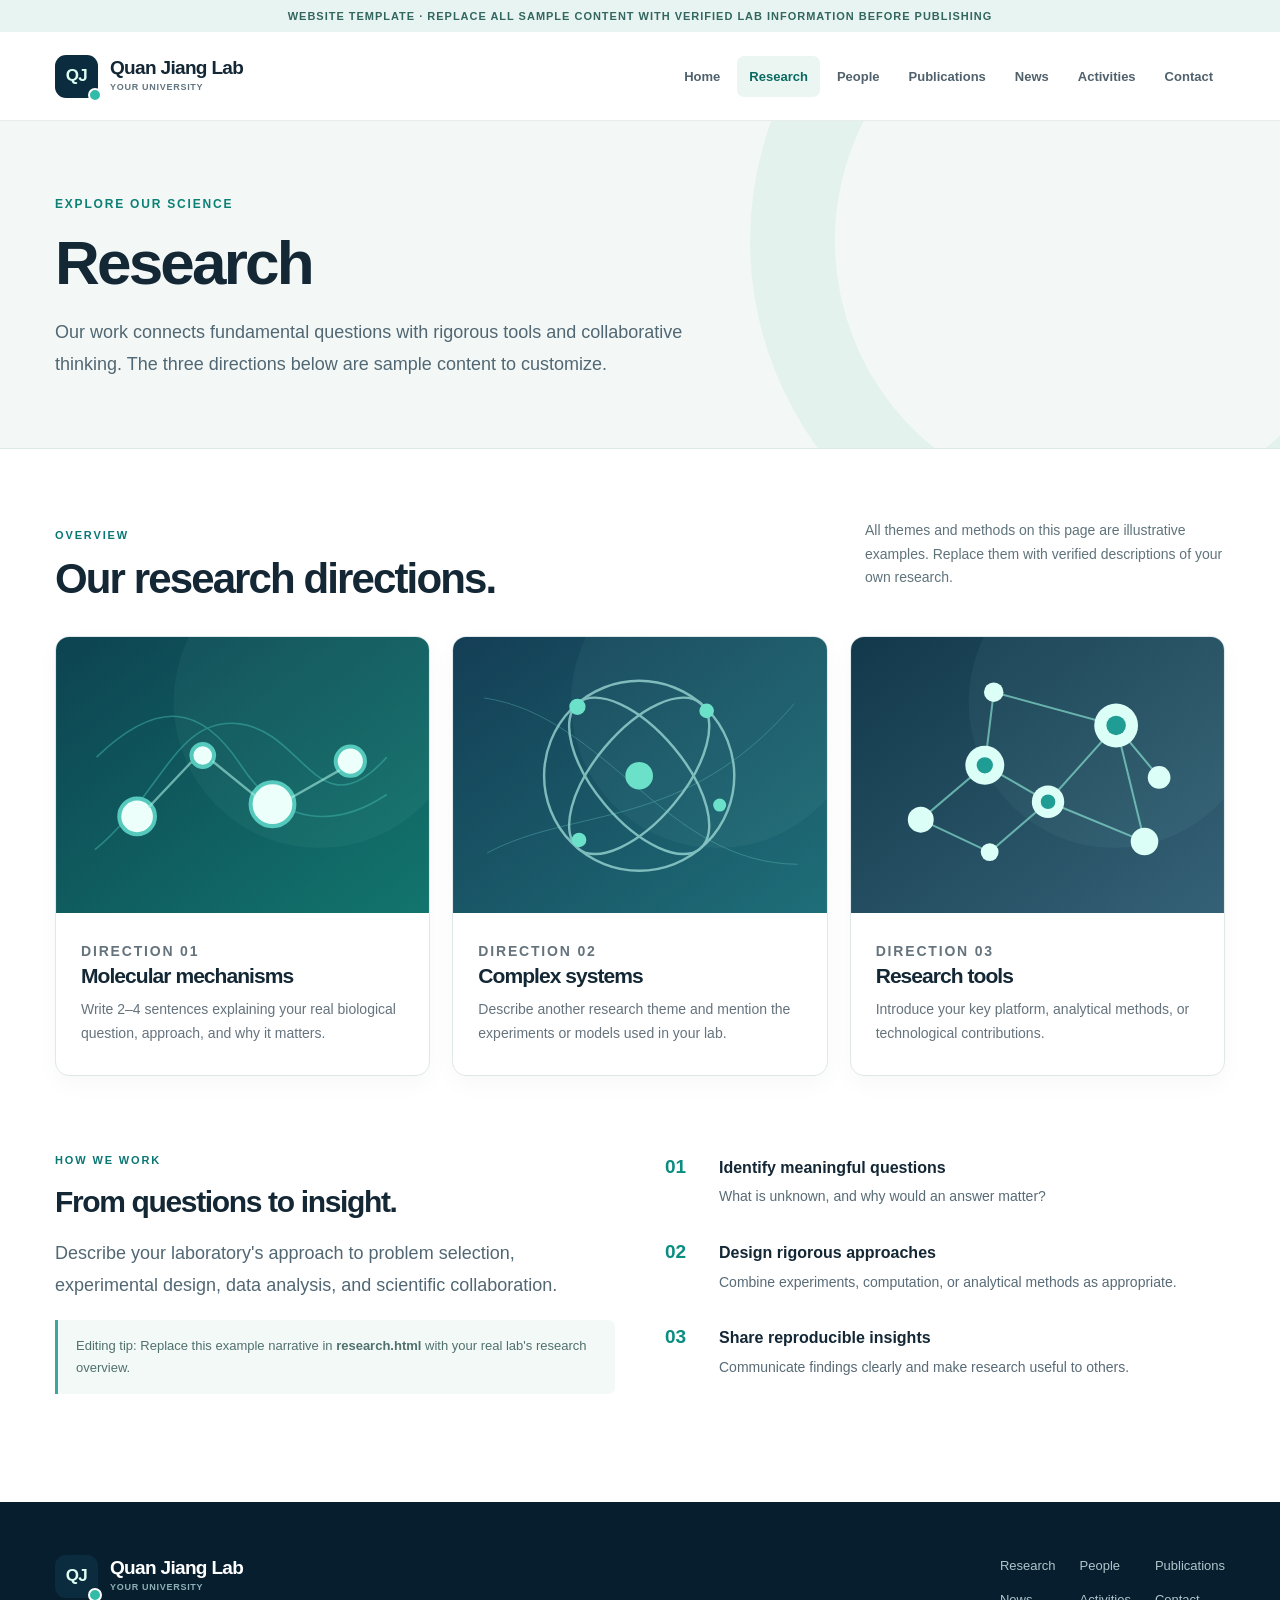
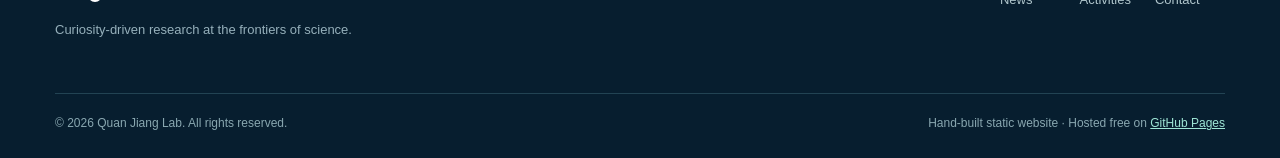
<file: research.html>
<!DOCTYPE html>
<html lang="en"><head><meta charset="UTF-8"><meta name="viewport" content="width=device-width, initial-scale=1.0"><meta name="description" content="Research directions of Quan Jiang Lab."><meta name="theme-color" content="#071e30"><title>Research | Quan Jiang Lab</title><link rel="icon" href="favicon.svg" type="image/svg+xml"><link rel="stylesheet" href="styles.css"><script defer src="site-config.js"></script><script defer src="script.js"></script></head><body>
<a class="skip-link" href="#main">Skip to content</a>
<div class="demo-bar">Website template · Replace all sample content with verified lab information before publishing</div>
<header class="site-header"><div class="container header-inner">
<a class="brand" href="index.html" aria-label="Quan Jiang Lab home"><span class="brand-mark">QJ</span><span class="brand-text"><span class="brand-name" data-field="name">Quan Jiang Lab</span><span class="brand-institution" data-field="institution">Your University</span></span></a>
<button class="nav-toggle" type="button" aria-label="Toggle navigation" aria-expanded="false" aria-controls="primary-nav"><span></span><span></span><span></span></button>
<nav class="main-nav" id="primary-nav" aria-label="Main navigation"><a href="index.html">Home</a>
<a href="research.html" aria-current="page">Research</a>
<a href="people.html">People</a>
<a href="publications.html">Publications</a>
<a href="news.html">News</a>
<a href="activities.html">Activities</a>
<a href="contact.html">Contact</a></nav></div></header>
<main id="main"><section class="page-hero"><div class="container"><p class="page-eyebrow">Explore our science</p><h1>Research</h1><p class="lead">Our work connects fundamental questions with rigorous tools and collaborative thinking. The three directions below are sample content to customize.</p></div></section>
<div class="container page-content"><section class="section-block"><div class="section-head"><div><p class="eyebrow">Overview</p><h2>Our research directions.</h2></div><p class="section-note">All themes and methods on this page are illustrative examples. Replace them with verified descriptions of your own research.</p></div><div class="research-grid"><article class="research-card"><img src="assets/research-1.svg" alt="Abstract molecular illustration"><div class="research-body"><p class="small-label">Direction 01</p><h3>Molecular mechanisms</h3><p>Write 2–4 sentences explaining your real biological question, approach, and why it matters.</p></div></article><article class="research-card"><img src="assets/research-2.svg" alt="Abstract systems illustration"><div class="research-body"><p class="small-label">Direction 02</p><h3>Complex systems</h3><p>Describe another research theme and mention the experiments or models used in your lab.</p></div></article><article class="research-card"><img src="assets/research-3.svg" alt="Abstract technology network illustration"><div class="research-body"><p class="small-label">Direction 03</p><h3>Research tools</h3><p>Introduce your key platform, analytical methods, or technological contributions.</p></div></article></div></section>
<section class="section-block split"><div><p class="eyebrow">How we work</p><h2 class="section-subtitle">From questions to insight.</h2><p class="lead">Describe your laboratory's approach to problem selection, experimental design, data analysis, and scientific collaboration.</p><div class="info-note">Editing tip: Replace this example narrative in <strong>research.html</strong> with your real lab's research overview.</div></div><ol class="process-list"><li><strong>Identify meaningful questions</strong><p>What is unknown, and why would an answer matter?</p></li><li><strong>Design rigorous approaches</strong><p>Combine experiments, computation, or analytical methods as appropriate.</p></li><li><strong>Share reproducible insights</strong><p>Communicate findings clearly and make research useful to others.</p></li></ol></section></div></main>
<footer class="footer"><div class="container">
<div class="footer-inner"><div><a class="brand" href="index.html"><span class="brand-mark">QJ</span><span class="brand-text"><span class="brand-name" data-field="name">Quan Jiang Lab</span><span class="brand-institution" data-field="institution">Your University</span></span></a><p class="footer-desc" data-field="tagline">Curiosity-driven research at the frontiers of science.</p></div><nav class="footer-menu" aria-label="Footer navigation"><a href="research.html">Research</a>
<a href="people.html">People</a>
<a href="publications.html">Publications</a>
<a href="news.html">News</a>
<a href="activities.html">Activities</a>
<a href="contact.html">Contact</a></nav></div>
<div class="footer-bottom"><span>© <span data-year>2026</span> <span data-field="name">Quan Jiang Lab</span>. All rights reserved.</span><span>Hand-built static website · Hosted free on <a href="https://pages.github.com/" target="_blank" rel="noopener noreferrer">GitHub Pages</a></span></div></div></footer>
</body></html>
</file>
<file: styles.css>
/* QUAN JIANG LAB — minimal static website, no framework required */
:root{--ink:#142735;--muted:#586b76;--dark:#071e30;--deep:#092a3b;--teal:#087b78;--mint:#91ead6;--line:#dfe8e9;--paper:#fff;--mist:#f3f7f7;--shadow:0 18px 48px rgba(16,47,62,.075);--max:1170px;--radius:14px}
*{box-sizing:border-box}html{scroll-behavior:smooth}body{margin:0;color:var(--ink);font-family:Inter,"Segoe UI",Arial,"Noto Sans",sans-serif;font-size:16px;line-height:1.68;background:#fff;-webkit-font-smoothing:antialiased}img{max-width:100%;height:auto;display:block}a{color:inherit}button{font:inherit}::selection{background:#a8efdf;color:#103b40}
.container{width:min(calc(100% - 64px),var(--max));margin-inline:auto}.skip-link{position:absolute;left:12px;top:-100px;background:#fff;color:#123;padding:9px 14px;z-index:99}.skip-link:focus{top:8px}.demo-bar{background:#e8f4f1;color:#32665e;text-align:center;font-size:11px;font-weight:800;letter-spacing:.09em;padding:7px 12px;text-transform:uppercase}.site-header{position:relative;z-index:10;background:#fff;border-bottom:1px solid #e7eded}.header-inner{display:flex;align-items:center;justify-content:space-between;gap:24px;min-height:88px}.brand{display:flex;gap:12px;align-items:center;text-decoration:none;flex-shrink:0}.brand-mark{width:43px;height:43px;background:#0b2c3e;color:#dcfff3;display:grid;place-items:center;font-size:17px;font-weight:800;letter-spacing:-.04em;border-radius:11px;position:relative}.brand-mark:after{content:"";position:absolute;right:-4px;bottom:-4px;width:10px;height:10px;background:#32bba9;border:2px solid white;border-radius:100%}.brand-text{display:flex;flex-direction:column;gap:1px}.brand-name{font-weight:800;line-height:1.1;letter-spacing:-.035em;font-size:19px}.brand-institution{color:#61747f;letter-spacing:.08em;text-transform:uppercase;font-size:9px;font-weight:800}.main-nav{display:flex;align-items:center;gap:5px}.main-nav a{display:block;padding:10px 12px;text-decoration:none;color:#50616c;font-size:13px;font-weight:700;border-radius:7px;transition:.15s background,.15s color}.main-nav a:hover,.main-nav a[aria-current="page"]{background:#ebf6f3;color:#096960}.nav-toggle{display:none;border:1px solid var(--line);background:#fff;border-radius:9px;padding:10px;cursor:pointer;align-items:center;justify-content:center;flex-direction:column;gap:4px}.nav-toggle span{width:20px;height:2px;background:#183849;border-radius:1px}
.eyebrow{color:#0b7774;letter-spacing:.17em;font-size:11px;font-weight:850;text-transform:uppercase;margin:0 0 16px}.eyebrow.light{color:var(--mint)}h1,h2,h3,h4,p{margin-top:0}h1,h2,h3{line-height:1.16;letter-spacing:-.045em}h1{font-size:clamp(40px,5.9vw,72px);font-weight:800}h2{font-size:clamp(29px,3.3vw,42px);font-weight:790}h3{font-size:21px;font-weight:790}.muted{color:var(--muted)}.lead{font-size:18px;line-height:1.8;color:#516773;max-width:680px}.hero{background:#071e30 url('assets/lab-hero.svg') center/cover no-repeat;color:#fff;overflow:hidden;position:relative}.hero:before{content:"";position:absolute;inset:0;background:linear-gradient(90deg,rgba(4,20,34,.96) 0%,rgba(4,20,34,.89) 38%,rgba(4,20,34,.3) 78%,rgba(4,20,34,.04) 100%)}.hero-inner{min-height:540px;position:relative;display:flex;align-items:center;padding-top:86px;padding-bottom:88px}.hero-content{max-width:720px}.hero h1{margin-bottom:25px;max-width:720px}.hero h1 em{font-style:normal;color:#9eead6}.hero .intro{max-width:585px;color:#c5d8dd;font-size:17px;line-height:1.85;margin-bottom:31px}.actions{display:flex;flex-wrap:wrap;gap:12px}.button{display:inline-flex;align-items:center;justify-content:center;gap:10px;padding:12px 20px;border:1px solid transparent;border-radius:7px;text-decoration:none;font-size:13px;letter-spacing:.015em;font-weight:800;transition:transform .15s,background .15s}.button:hover{transform:translateY(-2px)}.button.primary{color:#082b33;background:#a2eddb}.button.primary:hover{background:#c2fff0}.button.ghost{border-color:#8ca4ad;color:#fff;background:#ffffff0c}.button.ghost:hover{background:#ffffff1a}.button.dark{background:#0c3345;color:#fff}.button.outline{border-color:#b8cecf;color:#0e5960}.arrow{font-size:18px;line-height:1}.hero-note{font-size:11px;color:#acd4d3;margin-top:30px;letter-spacing:.045em}
.section{padding:88px 0}.section.soft{background:var(--mist)}.section-head{display:flex;align-items:end;justify-content:space-between;gap:25px;margin-bottom:32px}.section-head h2{max-width:690px;margin:0}.section-head .eyebrow{margin-bottom:11px}.section-note{color:#5f737b;max-width:360px;font-size:14px}.link{font-weight:800;color:#08736b;text-decoration:none}.link:hover{text-decoration:underline}.text-link{color:#08746f;text-decoration:none;font-weight:800;font-size:13px;white-space:nowrap}.text-link:hover{text-decoration:underline}.text-link span{font-size:17px;margin-left:4px}.research-grid{display:grid;grid-template-columns:repeat(3,minmax(0,1fr));gap:22px}.research-card{background:#fff;border:1px solid var(--line);border-radius:var(--radius);overflow:hidden;box-shadow:0 8px 24px rgba(3,40,51,.03)}.research-card img{width:100%;aspect-ratio:460/340;object-fit:cover}.research-body{padding:27px 25px 29px}.small-label{font-size:11px;font-weight:850;color:#13847c;text-transform:uppercase;letter-spacing:.13em;margin-bottom:10px}.research-body h3{margin-bottom:10px}.research-body p{color:#65737d;font-size:14px;line-height:1.7;margin-bottom:0}.feature-grid{display:grid;grid-template-columns:1.13fr .87fr;gap:64px;align-items:center}.feature-panel{background:#eaf4f1;border:1px solid #d4e7e2;border-radius:20px;padding:38px;min-height:315px;position:relative;overflow:hidden}.feature-panel:before{content:"";position:absolute;right:-50px;top:-60px;width:230px;height:230px;border-radius:50%;border:44px solid #d5eae5}.feature-panel>*{position:relative}.feature-panel h3{font-size:25px;max-width:280px}.feature-panel p{max-width:360px;color:#507179}.statline{border-top:1px solid #bcd9d1;padding-top:22px;margin-top:32px;font-size:13px;color:#316d6a;font-weight:700}.latest-grid{display:grid;grid-template-columns:repeat(3,minmax(0,1fr));gap:20px}.news-card{border-top:3px solid #0d8e83;background:#fff;padding:26px 25px 30px;min-height:220px;box-shadow:var(--shadow)}.news-card h3{font-size:18px;margin:14px 0 12px}.news-card p{font-size:14px;color:var(--muted);margin-bottom:0}.citation{padding:25px 0;border-bottom:1px solid #dbe5e5;display:grid;grid-template-columns:78px minmax(0,1fr);gap:22px}.citation:last-child{border-bottom:none}.citation-year{color:#15837b;font-size:16px;font-weight:800;letter-spacing:-.02em}.citation-title{font-weight:800;font-size:17px;line-height:1.5;margin:0 0 8px}.citation-meta{color:#687b82;font-size:13px;margin:0}.callout{background:#0b3040;color:white;border-radius:18px;padding:44px;display:flex;align-items:center;justify-content:space-between;gap:30px}.callout h2{font-size:30px;margin-bottom:10px}.callout p{margin:0;color:#c0d4d7}.callout .button{flex-shrink:0}
.page-hero{background:#f3f8f7;border-bottom:1px solid #dceae7;padding:73px 0 68px;position:relative;overflow:hidden}.page-hero:after{content:"";position:absolute;right:-170px;top:-230px;height:530px;width:530px;border-radius:50%;border:85px solid #e4f2ee;pointer-events:none}.page-hero .container{position:relative;z-index:1}.page-hero h1{font-size:clamp(39px,5vw,62px);margin-bottom:17px}.page-hero .lead{margin-bottom:0}.page-eyebrow{font-size:12px;letter-spacing:.15em;text-transform:uppercase;color:#0c8074;font-weight:850;margin-bottom:12px}.page-content{padding:70px 0 95px}.split{display:grid;grid-template-columns:1fr 1fr;gap:50px;align-items:start}.section-subtitle{font-size:30px;margin:0 0 17px}.section-block{margin-bottom:75px}.section-block:last-child{margin-bottom:0}.process-list{counter-reset:step;list-style:none;padding:0;margin:0}.process-list li{counter-increment:step;position:relative;padding:4px 0 27px 54px;min-height:65px}.process-list li:before{content:counter(step,decimal-leading-zero);position:absolute;left:0;top:0;color:#0b8d81;font-weight:900;font-size:19px}.process-list li strong{display:block;margin-bottom:4px}.process-list li p{font-size:14px;color:var(--muted);margin:0}.info-note{background:#f2f9f6;border-left:3px solid #3da69c;color:#50706e;padding:15px 18px;font-size:13px;line-height:1.7;border-radius:0 7px 7px 0}.people-top{display:grid;grid-template-columns:205px 1fr;gap:36px;align-items:center;padding:33px;border:1px solid #dce8e7;border-radius:16px;background:#fff}.portrait{aspect-ratio:4/5;border-radius:12px;background:linear-gradient(140deg,#e8f4f1,#d0e6e2);display:grid;place-items:center;color:#377e78;font-weight:850;font-size:40px;position:relative;overflow:hidden}.portrait:after{content:"";position:absolute;width:145px;height:145px;bottom:-82px;right:-25px;border-radius:50%;background:#b5d9d2}.portrait span{position:relative;z-index:1}.people-top h2{font-size:33px;margin:4px 0 11px}.people-top p{color:var(--muted);margin-bottom:12px}.people-grid{display:grid;grid-template-columns:repeat(4,minmax(0,1fr));gap:20px}.person-card{border:1px solid #e0ebea;border-radius:13px;overflow:hidden}.person-card .portrait{border-radius:0;aspect-ratio:5/4;font-size:32px}.person-card .person-copy{padding:19px}.person-card h3{font-size:17px;margin:0 0 5px}.person-card p{margin:0;color:var(--muted);font-size:13px}.timeline-item{border-left:2px solid #b5ddd3;padding:0 0 32px 26px;position:relative}.timeline-item:before{content:"";position:absolute;top:4px;left:-7px;width:12px;height:12px;border:3px solid #fff;background:#0b8579;border-radius:50%}.timeline-item h3{margin:0 0 10px;font-size:19px}.timeline-item p{color:#60747b;font-size:14px;margin:0}.gallery-grid{display:grid;grid-template-columns:repeat(2,minmax(0,1fr));gap:22px}.gallery-item{border:1px solid var(--line);border-radius:12px;overflow:hidden}.gallery-item img{width:100%;aspect-ratio:460/300;object-fit:cover}.gallery-caption{padding:15px 20px;color:var(--muted);font-size:13px}.gallery-caption strong{display:block;color:var(--ink);font-size:15px}.contact-grid{display:grid;grid-template-columns:1.1fr .9fr;gap:48px}.contact-line{padding:18px 0;border-bottom:1px solid #e0e8e9}.contact-line:first-child{padding-top:0}.contact-line strong{font-size:11px;color:#187d76;text-transform:uppercase;letter-spacing:.13em;display:block;margin-bottom:7px}.contact-line p{font-size:17px;margin:0}.contact-aside{background:#f2f7f6;border-radius:16px;padding:33px}.contact-aside h3{margin-bottom:13px}.contact-aside p{color:var(--muted);font-size:14px}.tags{display:flex;gap:8px;flex-wrap:wrap}.tag{font-size:11px;background:#e8f4f0;color:#1b746c;border-radius:100px;padding:5px 11px;font-weight:800}
.footer{background:#071e2f;color:#d6e3e5;padding:53px 0 25px;margin-top:0}.footer-inner{display:flex;align-items:flex-start;justify-content:space-between;gap:50px;padding-bottom:39px}.footer .brand-name{color:#fff}.footer .brand-institution{color:#8fb0b8}.footer-desc{color:#96b0bb;font-size:13px;max-width:330px;line-height:1.8;margin-top:20px}.footer-menu{display:grid;grid-template-columns:repeat(3,auto);gap:12px 24px}.footer-menu a{font-size:13px;color:#afc5cb;text-decoration:none}.footer-menu a:hover{color:white}.footer-bottom{border-top:1px solid #224353;padding-top:19px;display:flex;justify-content:space-between;gap:20px;font-size:12px;color:#89a7b0}.footer-bottom a{color:#9ee5d5}.placeholder-note{font-size:11px;color:#72878d;margin-top:10px}.note-box{background:#f1f6f5;border:1px solid #dfece8;border-radius:12px;padding:19px 22px;color:#54726e;font-size:14px}
@media(max-width:1020px){.container{width:min(calc(100% - 44px),var(--max))}.main-nav a{padding:9px 8px;font-size:12px}.brand-name{font-size:17px}.research-grid{gap:14px}.feature-grid{gap:38px}.people-grid{grid-template-columns:repeat(2,minmax(0,1fr))}}
@media(max-width:780px){.header-inner{min-height:76px}.nav-toggle{display:flex}.main-nav{display:none;position:absolute;top:100%;left:0;right:0;background:#fff;padding:8px 22px 18px;border-bottom:1px solid #e1e9e9;box-shadow:0 15px 20px rgba(12,50,60,.08);flex-direction:column;align-items:stretch}.main-nav.is-open{display:flex}.main-nav a{font-size:14px;padding:10px 13px}.hero-inner{min-height:470px;padding-top:75px;padding-bottom:75px}.hero:before{background:linear-gradient(90deg,rgba(4,20,34,.96),rgba(4,20,34,.72))}.hero h1{font-size:clamp(37px,8vw,55px)}.section{padding:61px 0}.section-head{align-items:start;flex-direction:column}.research-grid,.latest-grid{grid-template-columns:1fr 1fr}.research-grid .research-card:last-child,.latest-grid .news-card:last-child{grid-column:1/-1}.feature-grid,.split,.contact-grid{grid-template-columns:1fr}.feature-panel{min-height:auto}.page-content{padding:58px 0}.page-hero{padding:58px 0}.footer-inner{flex-direction:column}.footer-menu{grid-template-columns:repeat(3,auto)}.callout{flex-direction:column;align-items:flex-start}.callout h2{font-size:27px}}
@media(max-width:520px){.container{width:min(calc(100% - 36px),var(--max))}.demo-bar{font-size:9px;line-height:1.4}.header-inner{min-height:68px}.brand-name{font-size:16px}.brand-mark{width:39px;height:39px}.hero-inner{min-height:505px;padding:55px 0}.hero h1{font-size:42px}.hero .intro{font-size:15px}.button{font-size:12px;padding:11px 15px}.section-head h2,.section-subtitle{font-size:29px}.research-grid,.latest-grid,.people-grid,.gallery-grid{grid-template-columns:1fr}.research-grid .research-card:last-child,.latest-grid .news-card:last-child{grid-column:auto}.people-top{grid-template-columns:1fr;padding:22px;gap:22px}.people-top .portrait{max-width:210px}.people-top h2{font-size:27px}.citation{grid-template-columns:1fr;gap:3px}.callout{padding:27px}.footer-menu{grid-template-columns:repeat(2,auto)}.footer-bottom{flex-direction:column;gap:5px}.page-hero h1{font-size:42px}.lead{font-size:16px}}
</file>
